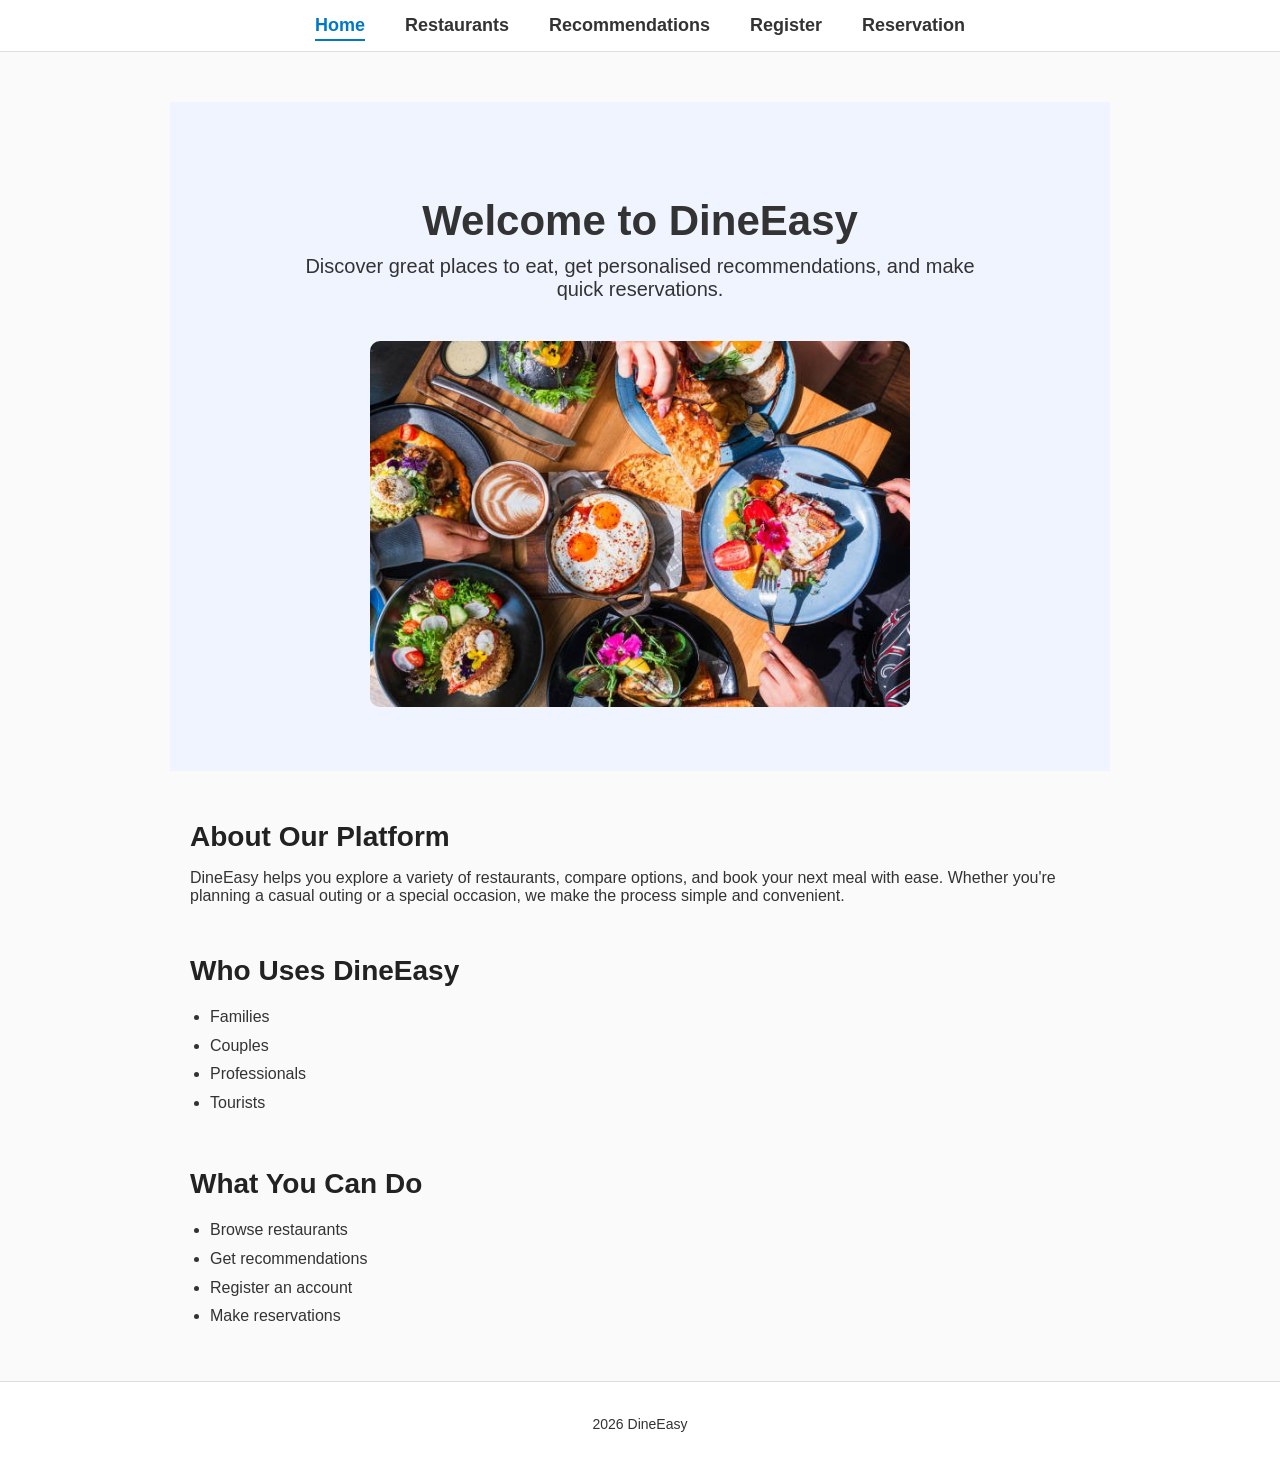
<file: wd_assign2/index.html>
<!DOCTYPE html>
<html lang="en">
<head>
<meta charset="utf-8" />	
<meta name="description" content="Web development" />
<meta name="keywords" content="Assignment 2" />
<meta name="author" content="Diyana" />

	<!-- link to css -->
<link href="css/style.css" rel="stylesheet" type="text/css"/>
	<!-- link to js -->
<script src="js/script.js"></script>

<title>DineEasy</title>
</head>

<body>
<header>
<nav>
<ul>
<li><a href="index.html" class="active">Home</a></li>
<li><a href="restaurants.html">Restaurants</a></li>
<li><a href="recommend.html">Recommendations</a></li>
<li><a href="register.html">Register</a></li>
<li><a href="reservation.html">Reservation</a></li>
</ul>
</nav>
</header>

    <section class="hero">
        <h1>Welcome to DineEasy</h1>
        <p>Discover great places to eat, get personalised recommendations, and make quick reservations.</p>

        <img src="images/image1.jpg" alt="Restaurant interior with warm lighting" class="hero-img">
    </section>

    <section>
        <h2>About Our Platform</h2>
        <p>
            DineEasy helps you explore a variety of restaurants, compare options, and book your next meal with ease. 
            Whether you're planning a casual outing or a special occasion, we make the process simple and convenient.
        </p>
    </section>

    <section>
        <h2>Who Uses DineEasy</h2>
        <ul>
            <li>Families</li>
            <li>Couples</li>
            <li>Professionals</li>
            <li>Tourists</li>
        </ul>
    </section>

    <section>
        <h2>What You Can Do</h2>
        <ul>
            <li>Browse restaurants</li>
            <li>Get recommendations</li>
            <li>Register an account</li>
            <li>Make reservations</li>
        </ul>
    </section>

    <footer>
        <p>2026 DineEasy</p>
    </footer>
</body>
</html>
</file>
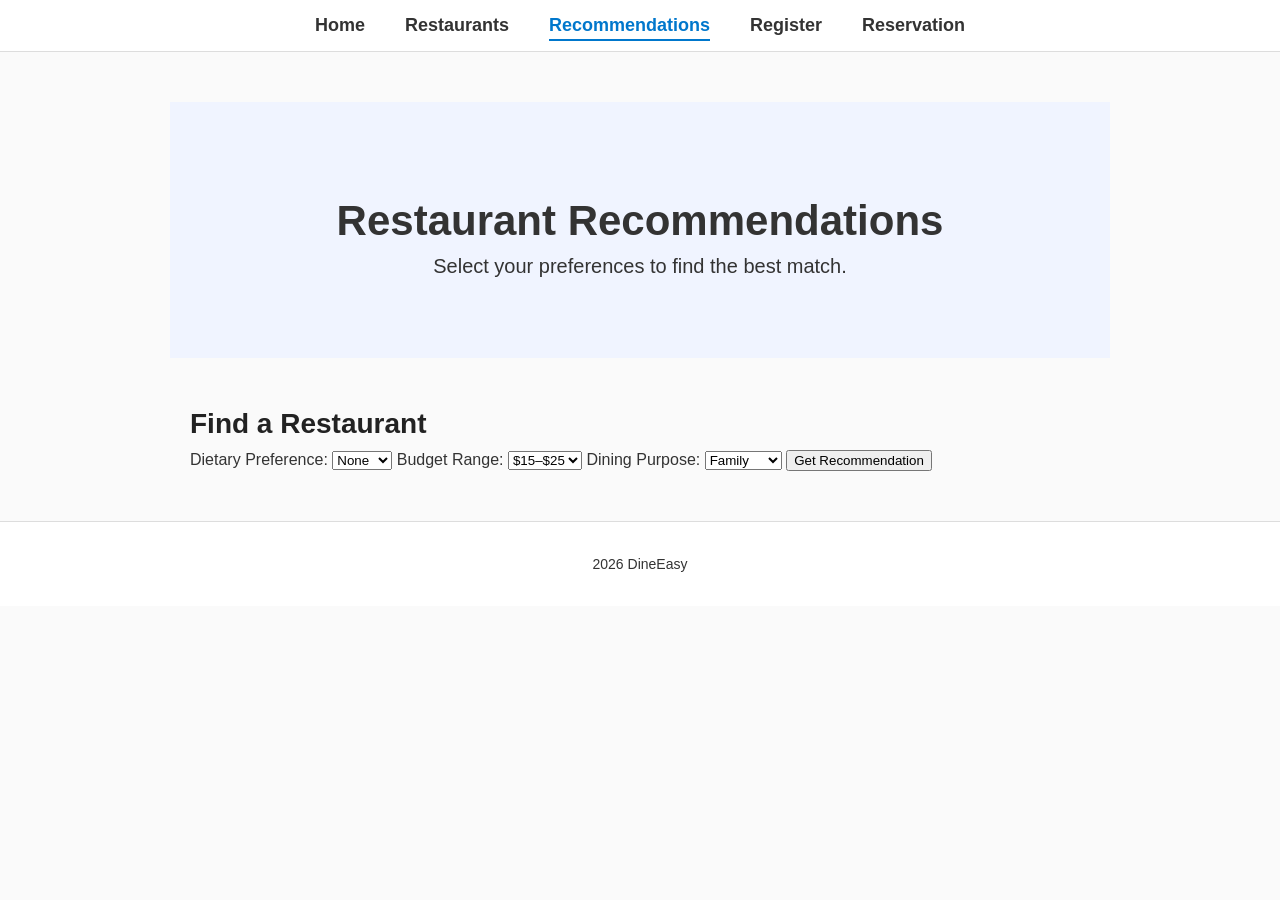
<file: wd_assign2/recommend.html>
<!DOCTYPE html>
<html lang="en">
<head>
<meta charset="utf-8" />	
<meta name="description" content="Web development" />
<meta name="keywords" content="Assignment 2" />
<meta name="author" content="Diyana" />

	<!-- link to css -->
<link href="css/style.css" rel="stylesheet" type="text/css"/>


<title>DineEasy</title>
</head>

<body>
<header>
<nav>
<ul>
<li><a href="index.html">Home</a></li>
<li><a href="restaurants.html">Restaurants</a></li>
<li><a href="recommend.html" class="active">Recommendations</a></li>
<li><a href="register.html">Register</a></li>
<li><a href="reservation.html">Reservation</a></li>
</ul>
</nav>
</header>

<section class="hero">
<h1>Restaurant Recommendations</h1>
<p>Select your preferences to find the best match.</p>
</section>

<section class="recommend-form">
    <h2>Find a Restaurant</h2>

    <label for="diet">Dietary Preference:</label>
    <select id="diet">
        <option value="none">None</option>
        <option value="vegan">Vegan</option>
        <option value="halal">Halal</option>
    </select>

    <label for="budget">Budget Range:</label>
    <select id="budget">
        <option value="low">$15–$25</option>
        <option value="medium">$25–$40</option>
        <option value="high">$40+</option>
    </select>

    <label for="purpose">Dining Purpose:</label>
    <select id="purpose">
        <option value="family">Family</option>
        <option value="date">Date</option>
        <option value="business">Business</option>
    </select>

    <button id="recommendBtn">Get Recommendation</button>
</section>

<section id="results"></section>  <!-- id for js -->
	<!-- link to js -->
<script src="js/script.js"> </script>

<footer>
<p>2026 DineEasy</p>
</footer>
</body>
</html>
</file>
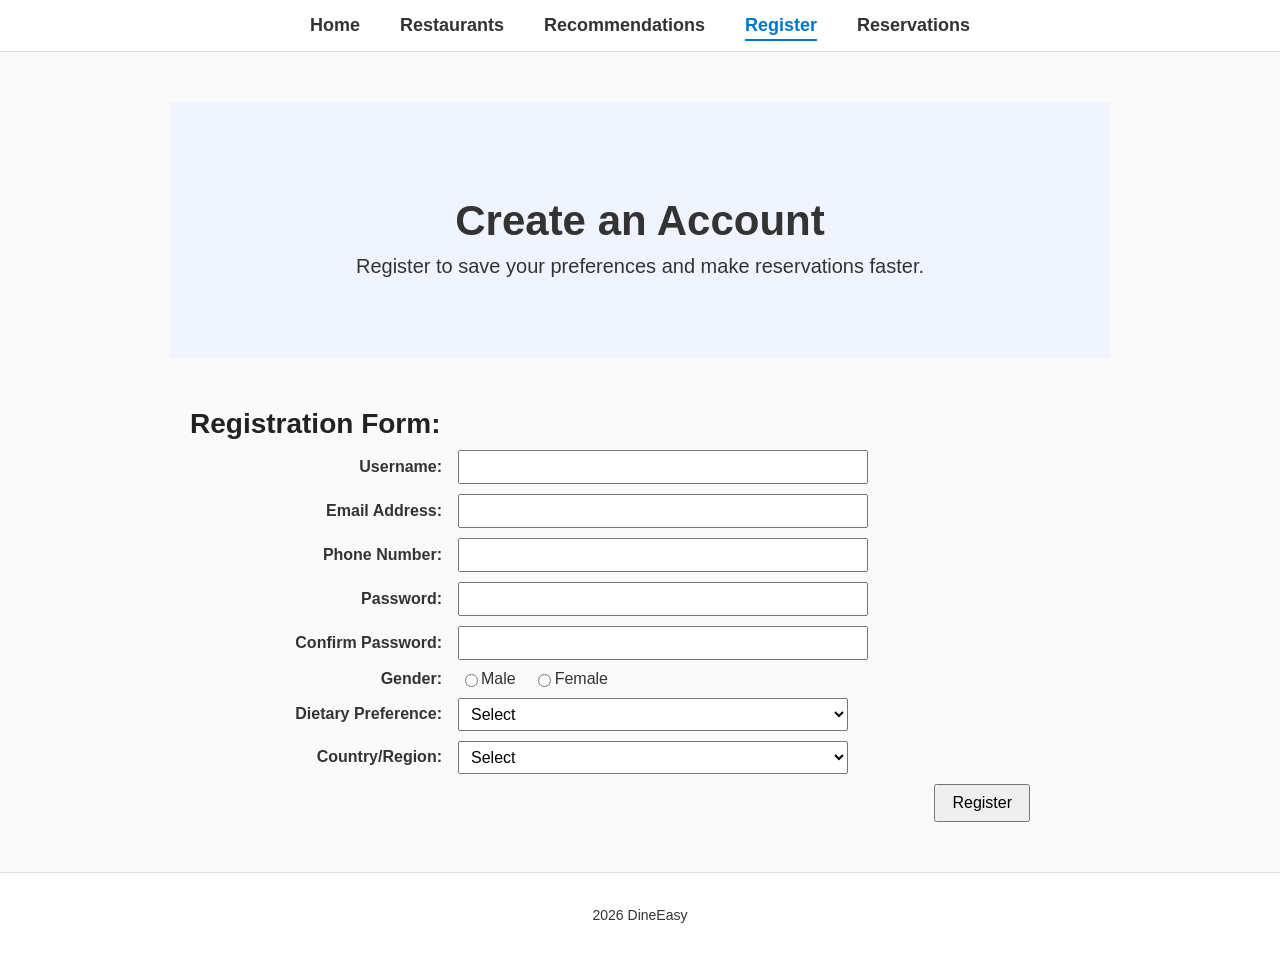
<file: wd_assign2/register.html>
<!DOCTYPE html>
<html lang="en">
<head>
<meta charset="utf-8" />	
<meta name="description" content="Web development" />
<meta name="keywords" content="Assignment 2" />
<meta name="author" content="Diyana" />

	<!-- link to css -->
<link href="css/style.css" rel="stylesheet" type="text/css"/>
	<!-- (2) -->

	<!-- link to js -->
<script src="js/register.js"></script>

<title>DineEasy</title>
</head>

<body>
<header>
<nav>
<ul>
<li><a href="index.html">Home</a></li>
<li><a href="restaurants.html">Restaurants</a></li>
<li><a href="recommend.html">Recommendations</a></li>
<li><a href="register.html"  class="active">Register</a></li>
<li><a href="reservation.html">Reservations</a></li>
</ul>
</nav>
</header>

<section class="hero">
    <h1>Create an Account</h1>
    <p>Register to save your preferences and make reservations faster.</p>
</section>

<section class="register-form">
    <h2>Registration Form:</h2>

    <form id="regForm">

        <!-- username -->
        <div class="textinput">
            <label for="username">Username:</label>
            <input type="text" id="username" />
        </div>

        <!-- email -->
        <div class="textinput">
            <label for="email">Email Address:</label>
            <input type="text" id="email" />
        </div>

        <!-- phone -->
        <div class="textinput">
            <label for="phone">Phone Number:</label>
            <input type="text" id="phone" />
        </div>

        <!-- password -->
        <div class="textinput">
            <label for="password">Password:</label>
            <input type="password" id="password" />
        </div>

        <!-- confirm password -->
        <div class="textinput">
            <label for="confirmPassword">Confirm Password:</label>
            <input type="password" id="confirmPassword" />
        </div>

        <!-- gender -->
        <div class="radioinput">
            <span class="radioLabel">Gender:</span>

            <input type="radio" id="genderM" name="gender" value="M" />
            <label for="genderM">Male</label>

            <input type="radio" id="genderF" name="gender" value="F" />
            <label for="genderF">Female</label>
        </div>

        <!-- dietary preferences -->
        <div class="textinput">
            <label for="diet">Dietary Preference:</label>
            <select id="diet">
                <option value="none">Select</option>
                <option value="noneDiet">None</option>
                <option value="vegan">Vegan</option>
                <option value="halal">Halal</option>
                <option value="vegetarian">Vegetarian</option>
            </select>
        </div>

        <!-- country -->
        <div class="textinput">
            <label for="country">Country/Region:</label>
            <select id="country">
                <option value="none">Select</option>
                <option value="australia">Australia</option>
                <option value="malaysia">Malaysia</option>
                <option value="singapore">Singapore</option>
                <option value="india">India</option>
            </select>
        </div>

        <!-- submit button -->
        <div class="buttoninput">
            <input type="submit" value="Register" />
        </div>

    </form>
</section>

<footer>
<p>2026 DineEasy</p>
</footer>
</body>
</html>
</file>
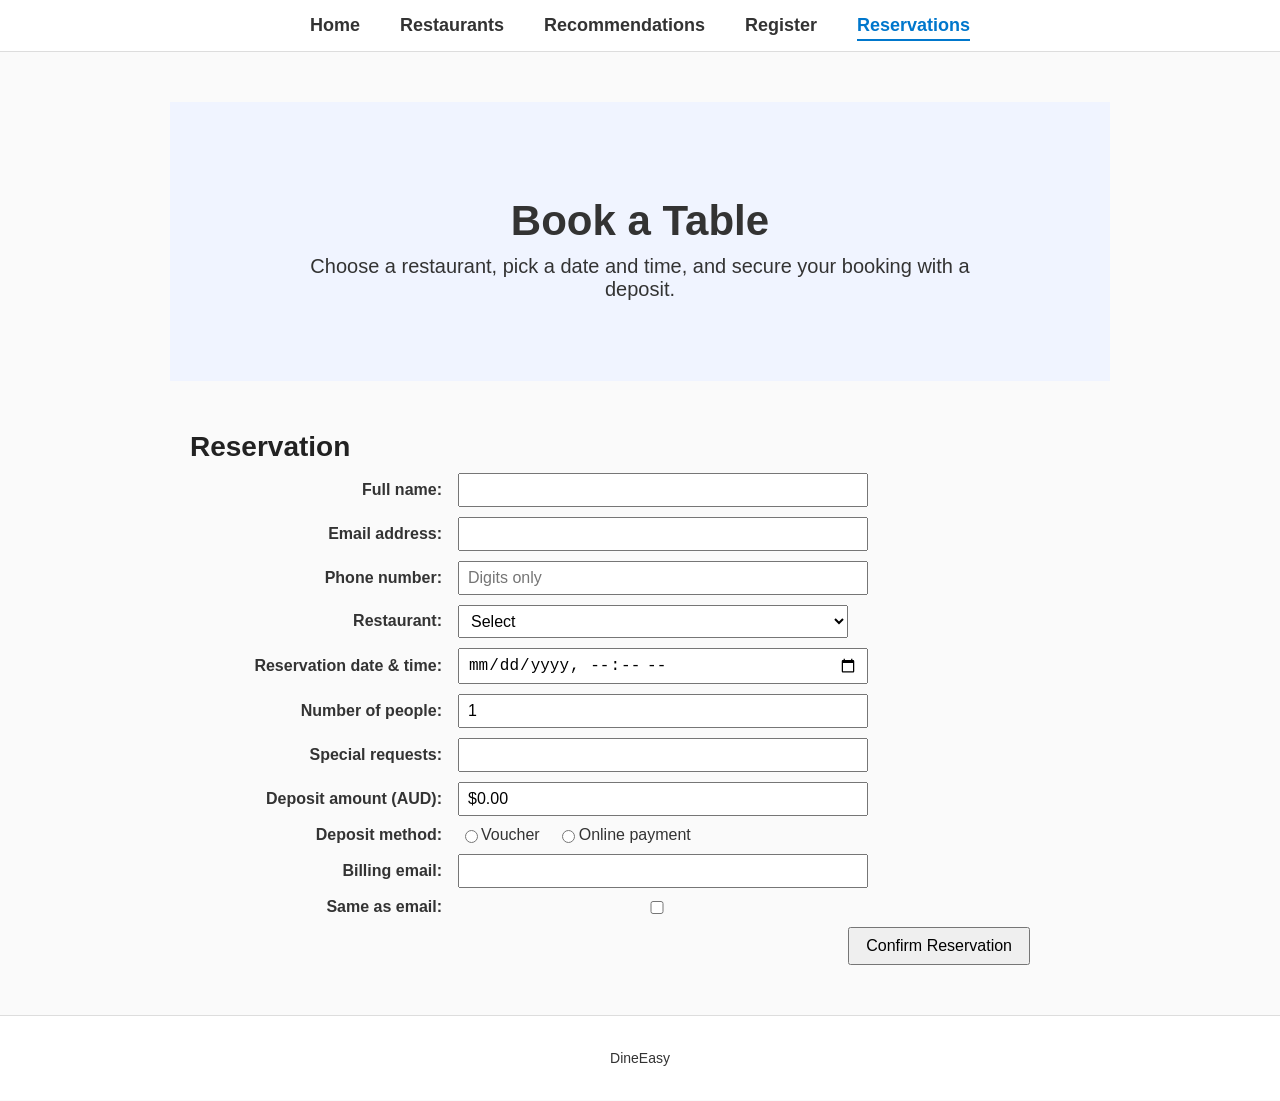
<file: wd_assign2/reservation.html>
<!DOCTYPE html>
<html lang="en">
<head>
<meta charset="utf-8" />	
<meta name="description" content="Web development" />
<meta name="keywords" content="Assignment 2" />
<meta name="author" content="Diyana" />

	<!-- link to css -->
<link href="css/style.css" rel="stylesheet" type="text/css"/>
	<!-- link to js -->
<script src="js/reservation.js"></script>

<title>DineEasy</title>
</head>

<body>
<header>
<nav>
<ul>
<li><a href="index.html">Home</a></li>
<li><a href="restaurants.html">Restaurants</a></li>
<li><a href="recommend.html">Recommendations</a></li>
<li><a href="register.html" >Register</a></li>
<li><a href="reservation.html" class="active">Reservations</a></li>
</ul>
</nav>
</header>

<main>
    <section class="hero">
        <h1>Book a Table</h1>
        <p>Choose a restaurant, pick a date and time, and secure your booking with a deposit.</p>
    </section>

    <section class="reservation-form">
        <h2>Reservation</h2>

        <form id="reservationForm" method="post" action="http://mercury.swin.edu.au/it000000/cos10005/regtest.php">

            <!-- Full name -->
            <div class="textinput">
                <label for="fullName">Full name:</label>
                <input type="text" id="fullName" name="fullName" />
            </div>

            <!-- Email -->
            <div class="textinput">
                <label for="email">Email address:</label>
                <input type="email" id="email" name="email" />
            </div>

            <!-- Phone -->
            <div class="textinput">
                <label for="phone">Phone number:</label>
                <input type="text" id="phone" name="phone" placeholder="Digits only" />
            </div>

            <!-- Restaurant selection (data-deposit holds deposit amount in AUD) -->
            <div class="textinput">
                <label for="restaurant">Restaurant:</label>
                <select id="restaurant" name="restaurant">
                    <option value="">Select</option>
                    <option value="dragon-wok" data-deposit="20">Dragon Wok (Deposit $20)</option>
                    <option value="golden-saffron-house" data-deposit="15">Golden Saffron House (Deposit $15)</option>
                    <option value="marinara-co" data-deposit="25">Marinara & Co. (Deposit $25)</option>
                    <option value="k-grill" data-deposit="30">K‑Grill (Deposit $30)</option>
                    <option value="luna-lucha-cantina" data-deposit="10">Luna Lucha Cantina (Deposit $10)</option>
                    <option value="nile-stone" data-deposit="20">Nile &a Stone (Deposit $20)</option>
                </select>
            </div>

            <!-- Reservation date and time -->
            <div class="textinput">
                <label for="resDateTime">Reservation date & time:</label>   

                <input type="datetime-local" id="resDateTime" name="resDateTime" />   <!--creates date calender-->
            </div>

            <!-- Number of people -->
            <div class="textinput">
                <label for="people">Number of people:</label>
                <input type="number" id="people" name="people" min="1" value="1" />
            </div>

            <!-- Special requests -->
            <div class="textinput">
                <label for="requests">Special requests:</label>
                <input type="text" id="requests" name="requests" />
            </div>

            <!-- Deposit amount (read-only, updated dynamically) -->
            <div class="textinput">
                <label for="deposit">Deposit amount (AUD):</label>
                <input type="text" id="deposit" name="deposit" readonly value="$0.00" />
            </div>

            <!-- Deposit method -->
            <div class="radioinput">
                <span class="radioLabel">Deposit method:</span>

                <input type="radio" id="methodVoucher" name="depositMethod" value="voucher" />
                <label for="methodVoucher">Voucher</label>

                <input type="radio" id="methodOnline" name="depositMethod" value="online" />
                <label for="methodOnline">Online payment</label>
            </div>

            <!-- Voucher code (shown only when Voucher selected) -->
            <div class="textinput" id="voucherRow" style="display:none;">
                <label for="voucherCode">Voucher code:</label>
                <input type="text" id="voucherCode" name="voucherCode" placeholder="12-digit code (optional)" />
            </div>

            <!-- Online payment fields (shown only when Online selected) -->
            <div id="onlinePaymentFields" style="display:none;">
                <div class="textinput">
                    <label for="cardType">Card type:</label>
                    <select id="cardType" name="cardType">
                        <option value="">Select</option>
                        <option value="visa">Visa</option>
                        <option value="mastercard">MasterCard</option>
                        <option value="amex">Amex</option>
                    </select>
                </div>

                <div class="textinput">
                    <label for="cardNumber">Card number:</label>
                    <input type="text" id="cardNumber" name="cardNumber" placeholder="Digits only" />
                </div>
            </div>

            <!-- Billing email with same-as-email option -->
            <div class="textinput">
                <label for="billingEmail">Billing email:</label>
                <input type="email" id="billingEmail" name="billingEmail" />
            </div>

            <div class="textinput">
                <label for="sameAsEmail">Same as email:</label>
                <input type="checkbox" id="sameAsEmail" />
            </div>

            <!-- Submit -->
            <div class="buttoninput">
                <input type="submit" value="Confirm Reservation" />
            </div>

        </form>
    </section>
</main>

<footer>
<p>DineEasy</p>
</footer>
</body>
</html>
</file>
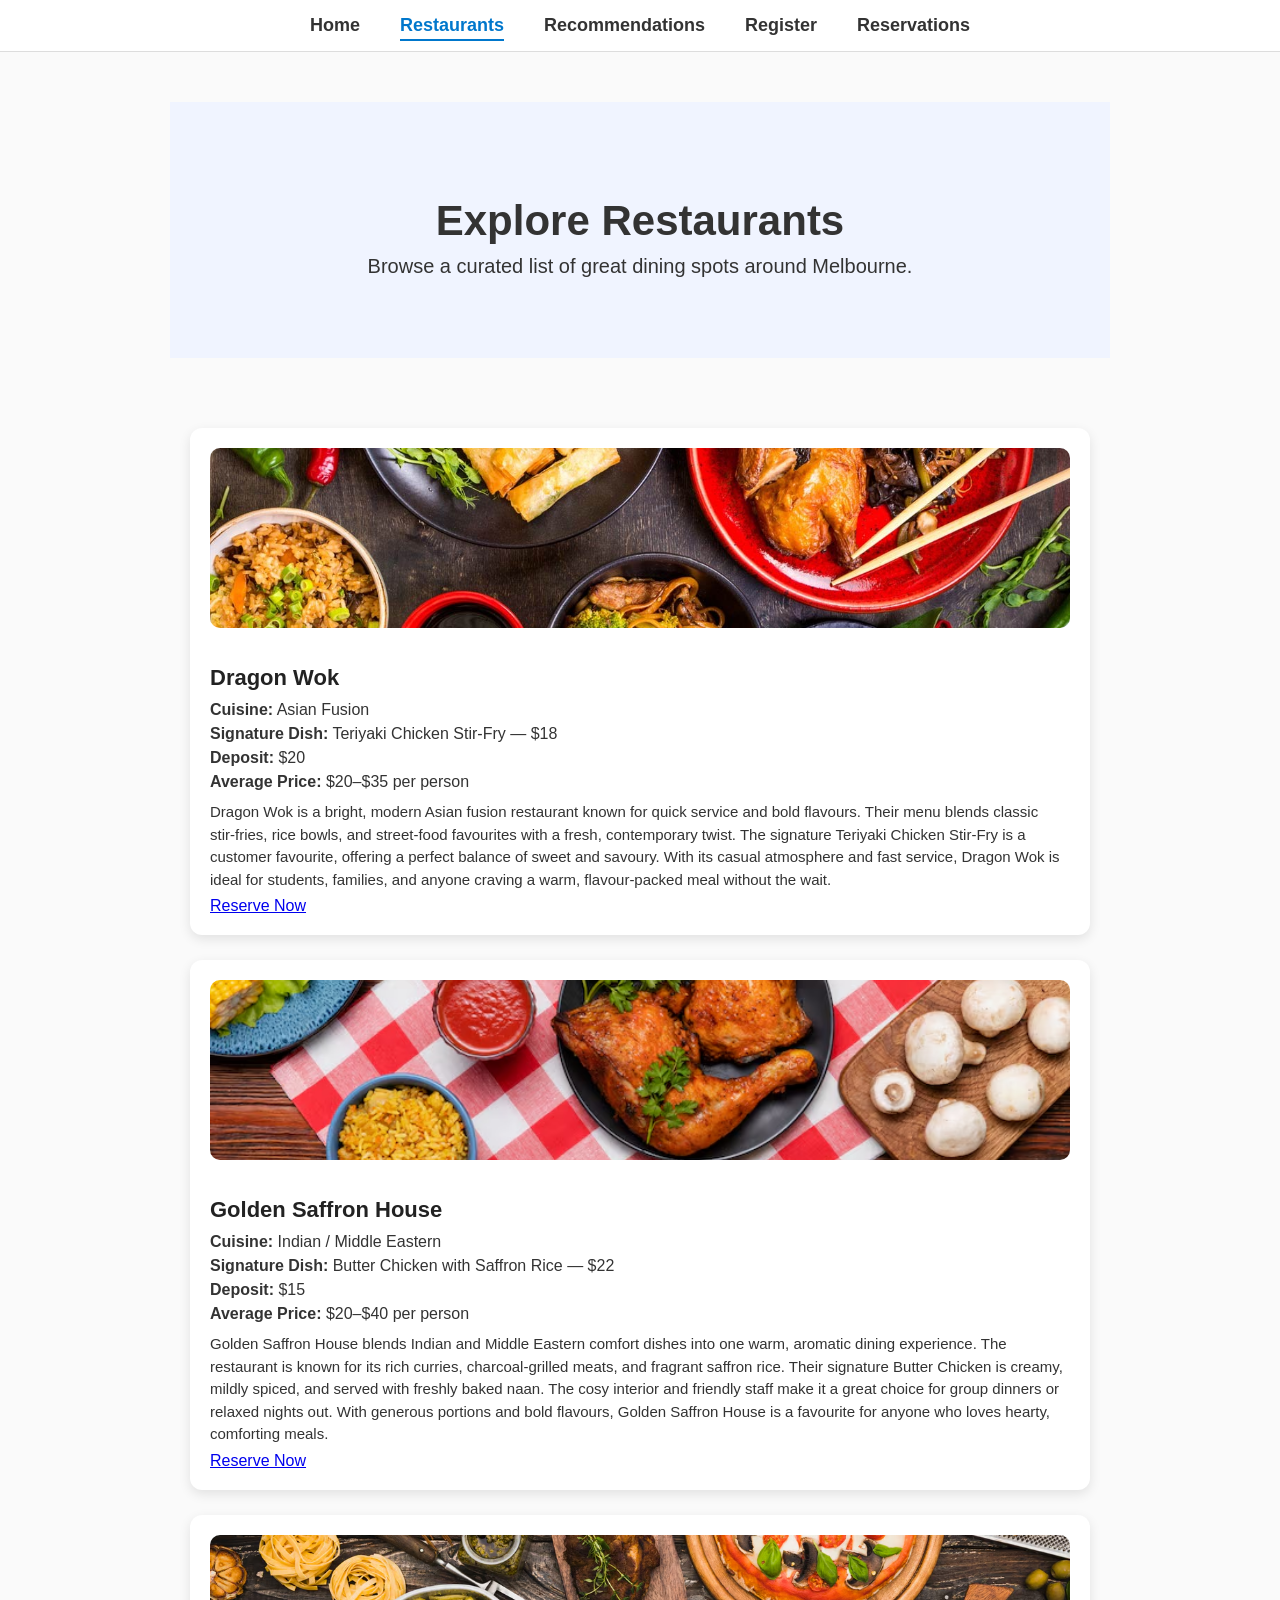
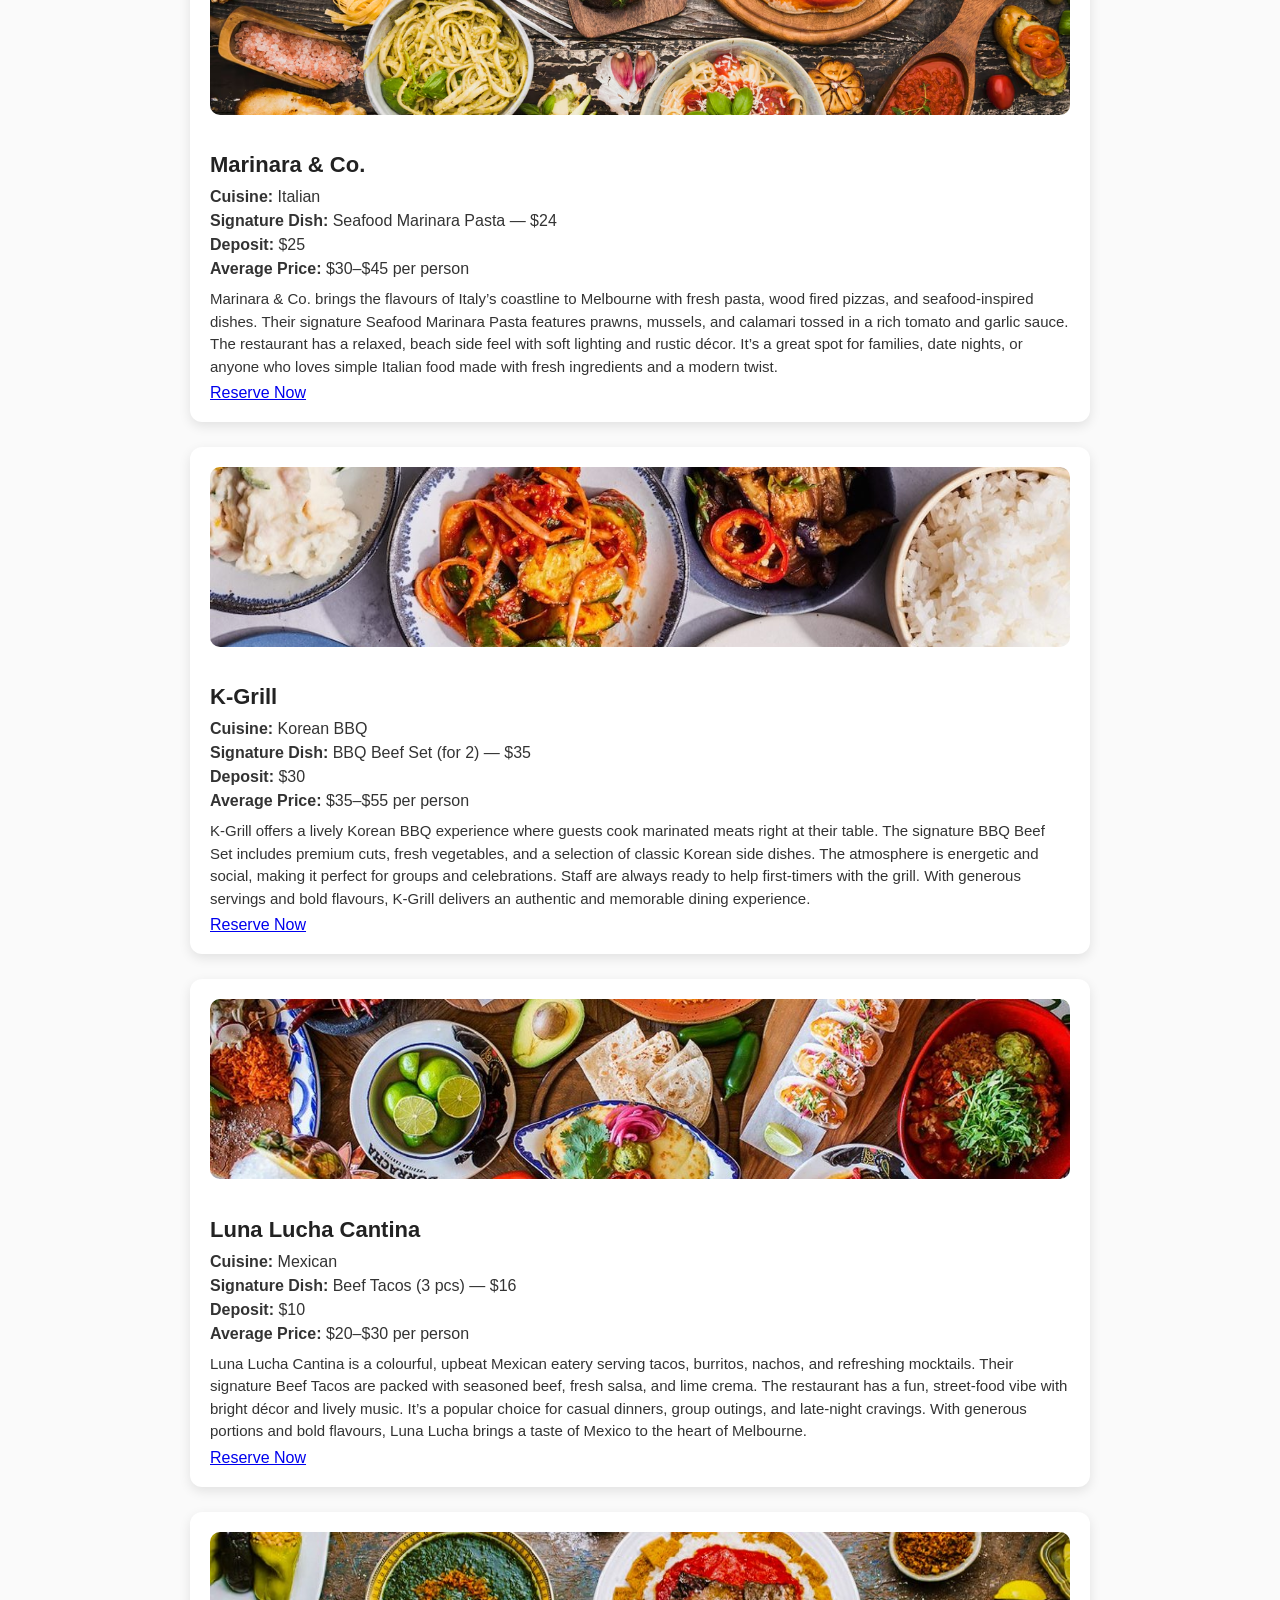
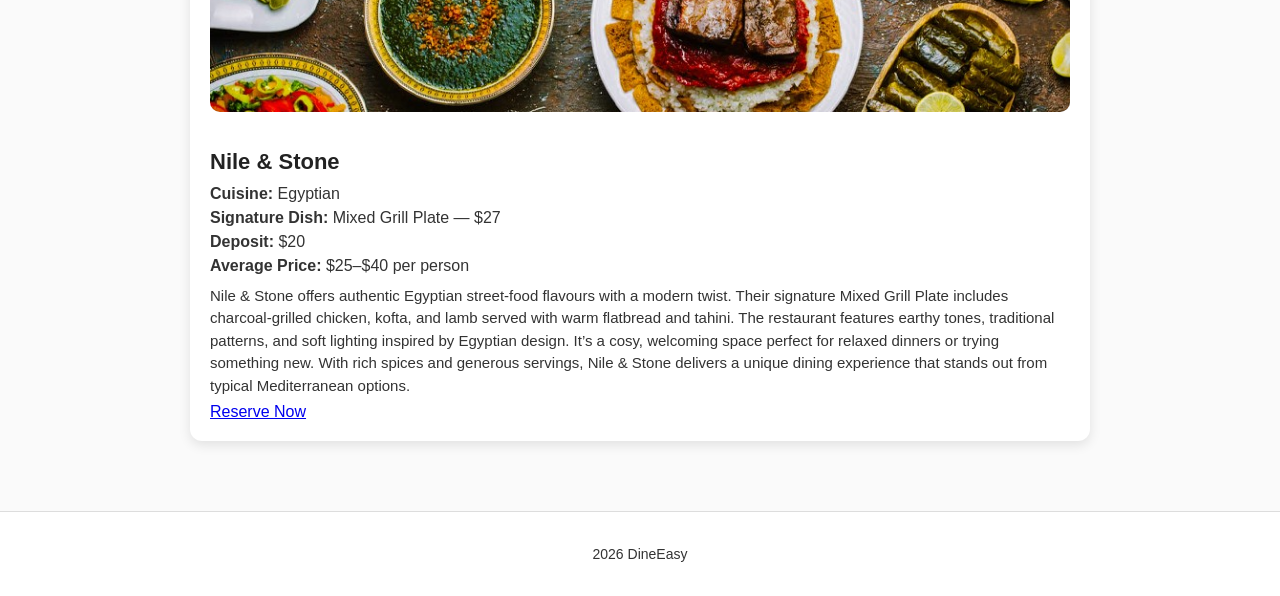
<file: wd_assign2/restaurants.html>
<!DOCTYPE html>
<html lang="en">
<head>
<meta charset="utf-8" />	
<meta name="description" content="Web development" />
<meta name="keywords" content="Assignment 2" />
<meta name="author" content="Diyana" />

	<!-- link to css -->
<link href="css/style.css" rel="stylesheet" type="text/css"/>
	<!-- link to js -->
<script src="js/script.js"> </script>

<title>DineEasy</title>
</head>

<body>
<header>
<nav>
<ul>
<li><a href="index.html">Home</a></li>
<li><a href="restaurants.html" class="active">Restaurants</a></li>
<li><a href="recommend.html">Recommendations</a></li>
<li><a href="register.html">Register</a></li>
<li><a href="reservation.html">Reservations</a></li>
</ul>
</nav>
</header>

<section class="hero">
<h1>Explore Restaurants</h1>
<p>Browse a curated list of great dining spots around Melbourne.</p>
</section>

<section class="restaurant-list">

<div class="restaurant-card">
<img src="images/image4.jpg" alt="Restaurant 1">
<h2>Dragon Wok</h2>
<p><strong>Cuisine:</strong> Asian Fusion</p>
<p><strong>Signature Dish:</strong> Teriyaki Chicken Stir-Fry — $18</p>
<p><strong>Deposit:</strong> $20</p>
<p><strong>Average Price:</strong> $20–$35 per person</p>
<p class="description">
Dragon Wok is a bright, modern Asian fusion restaurant known for quick service and bold flavours. Their menu blends classic stir‑fries, rice bowls, and street‑food favourites with a fresh, contemporary twist. The signature Teriyaki Chicken Stir‑Fry is a customer favourite, offering a perfect balance of sweet and savoury. With its casual atmosphere and fast service, Dragon Wok is ideal for students, families, and anyone craving a warm, flavour‑packed meal without the wait.
</p>
<a href="reservation.html?restaurant=dragon-wok">Reserve Now</a>
</div>

<div class="restaurant-card">
<img src="images/image2.avif" alt="Restaurant 2">
<h2>Golden Saffron House</h2>
<p><strong>Cuisine:</strong> Indian / Middle Eastern</p>
<p><strong>Signature Dish:</strong> Butter Chicken with Saffron Rice — $22</p>
<p><strong>Deposit:</strong> $15</p>
<p><strong>Average Price:</strong> $20–$40 per person</p>
<p class="description">
Golden Saffron House blends Indian and Middle Eastern comfort dishes into one warm, aromatic dining experience. The restaurant is known for its rich curries, charcoal‑grilled meats, and fragrant saffron rice. Their signature Butter Chicken is creamy, mildly spiced, and served with freshly baked naan. The cosy interior and friendly staff make it a great choice for group dinners or relaxed nights out. With generous portions and bold flavours, Golden Saffron House is a favourite for anyone who loves hearty, comforting meals.
</p>
<a href="reservation.html?restaurant=golden-saffron-house">Reserve Now</a>
</div>

<div class="restaurant-card">
<img src="images/image3.avif" alt="Restaurant 3">
<h2>Marinara & Co.</h2>
<p><strong>Cuisine:</strong> Italian</p>
<p><strong>Signature Dish:</strong> Seafood Marinara Pasta — $24</p>
<p><strong>Deposit:</strong> $25</p>
<p><strong>Average Price:</strong> $30–$45 per person</p>
<p class="description">
Marinara & Co. brings the flavours of Italy’s coastline to Melbourne with fresh pasta, wood fired pizzas, and seafood‑inspired dishes. Their signature Seafood Marinara Pasta features prawns, mussels, and calamari tossed in a rich tomato and garlic sauce. The restaurant has a relaxed, beach side feel with soft lighting and rustic décor. It’s a great spot for families, date nights, or anyone who loves simple Italian food made with fresh ingredients and a modern twist.
</p>
<a href="reservation.html?restaurant=marinara-co">Reserve Now</a>
</div>

<div class="restaurant-card">
<img src="images/image5.jpg" alt="Restaurant 4">
<h2>K-Grill</h2>
 <p><strong>Cuisine:</strong> Korean BBQ</p>
<p><strong>Signature Dish:</strong> BBQ Beef Set (for 2) — $35</p>
<p><strong>Deposit:</strong> $30</p>
<p><strong>Average Price:</strong> $35–$55 per person</p>
<p class="description">
K‑Grill offers a lively Korean BBQ experience where guests cook marinated meats right at their table. The signature BBQ Beef Set includes premium cuts, fresh vegetables, and a selection of classic Korean side dishes. The atmosphere is energetic and social, making it perfect for groups and celebrations. Staff are always ready to help first‑timers with the grill. With generous servings and bold flavours, K‑Grill delivers an authentic and memorable dining experience.
</p>
<a href="reservation.html?restaurant=k-grill">Reserve Now</a>
</div>

<div class="restaurant-card">
<img src="images/image6.jpg" alt="Restaurant 5">
<h2>Luna Lucha Cantina</h2>
<p><strong>Cuisine:</strong> Mexican</p>
<p><strong>Signature Dish:</strong> Beef Tacos (3 pcs) — $16</p>
<p><strong>Deposit:</strong> $10</p>
<p><strong>Average Price:</strong> $20–$30 per person</p>
<p class="description">
Luna Lucha Cantina is a colourful, upbeat Mexican eatery serving tacos, burritos, nachos, and refreshing mocktails. Their signature Beef Tacos are packed with seasoned beef, fresh salsa, and lime crema. The restaurant has a fun, street‑food vibe with bright décor and lively music. It’s a popular choice for casual dinners, group outings, and late‑night cravings. With generous portions and bold flavours, Luna Lucha brings a taste of Mexico to the heart of Melbourne.
</p>
<a href="reservation.html?restaurant=luna-lucha-cantina">Reserve Now</a>
</div>

<div class="restaurant-card">
<img src="images/image7.jpg" alt="Restaurant 6">
<h2>Nile & Stone</h2>
<p><strong>Cuisine:</strong> Egyptian</p>
<p><strong>Signature Dish:</strong> Mixed Grill Plate — $27</p>
<p><strong>Deposit:</strong> $20</p>
<p><strong>Average Price:</strong> $25–$40 per person</p>
<p class="description">
Nile & Stone offers authentic Egyptian street‑food flavours with a modern twist. Their signature Mixed Grill Plate includes charcoal‑grilled chicken, kofta, and lamb served with warm flatbread and tahini. The restaurant features earthy tones, traditional patterns, and soft lighting inspired by Egyptian design. It’s a cosy, welcoming space perfect for relaxed dinners or trying something new. With rich spices and generous servings, Nile & Stone delivers a unique dining experience that stands out from typical Mediterranean options.
</p>
<a href="reservation.html?restaurant=nile-stone">Reserve Now</a>
</div>

</section>

<footer>
<p>2026 DineEasy</p>
</footer>
</body>
</html>
</file>
<file: wd_assign2/css/style.css>
/* DESKTOP CSS */
body {
    font-family: Arial, sans-serif;   /* default font */
    margin: 0;
    padding: 0;
    background: #fafafa;
    color: #333;
}

header {                     /* for navigation bar */
    background: #ffffff;
    border-bottom: 1px solid #ddd;
    padding: 15px 0;
}

nav ul {
    list-style: none;       /* remove bullet points */
    display: flex;         /*  turns the list into a horizontal row */
    justify-content: center;
    gap: 40px;         /* space between the menu items */
    padding: 0;
    margin: 0;
}

nav a {     /* remove underline for link + font design */       
    text-decoration: none;
    color: #333;
    font-weight: 600;
    font-size: 18px;
}

nav a.active {         /* highlights current page link w blue underline */
    color: #0077cc;
    border-bottom: 2px solid #0077cc;
    padding-bottom: 4px;
}

.hero {      /* centrers title content + spacing + bg */
    text-align: center;
    padding: 60px 20px;
    background: #f0f4ff;
}

.hero h1 {      /* for title text */
    font-size: 42px;
    margin-bottom: 10px;
}

.hero p {
    font-size: 20px;
    max-width: 700px;
    margin: 0 auto 20px;    /* centers w 'auto' margin */
}

.hero-img {          /* image layout for restaurant page */
    width: 60%;
    max-width: 700px;
    border-radius: 10px;
    margin-top: 20px;
}

section {         /* centres page content */
    max-width: 900px;
    margin: 50px auto;
    padding: 0 20px;     /* spacing */
}

section h2 {
    font-size: 28px;
    margin-bottom: 10px;
    color: #222;
}

section ul {
    padding-left: 20px;
    line-height: 1.8;
}

footer {
    text-align: center;
    padding: 20px;
    margin-top: 40px;
    background: #ffffff;
    border-top: 1px solid #ddd;
    font-size: 14px;
}




/* MOBILE CSS */
@media screen and (max-width: 767px) {

    body {
        padding: 10px;
        font-size: 16px;
    }

    nav ul {
        flex-direction: column;     /* controls the direction - stacks items vertically */
        gap: 10px;
        text-align: center;
    }

    .hero {
        padding: 30px 10px;
    }

    .hero h1 {
        font-size: 28px;
    }

    .hero p {
        font-size: 16px;
    }

    .hero-img {
        width: 100%;
        border-radius: 8px;
    }

    /* Restaurant cards */
    .restaurant-list {
        grid-template-columns: 1fr;
        padding: 10px;
    }

    .restaurant-card {
        padding: 15px;
    }

    /* Recommendation cards */
    .recommend-card {
        padding: 15px;
        margin: 0 5px;
    }

    /* Forms */
    .register-form form,
    .reservation-form form {
        width: 100%;
        padding: 10px;
    }

    .textinput,
    .radioinput {
        flex-direction: column;
        align-items: flex-start;
    }

    .textinput label,
    .radioinput label {
        width: 100%;
        text-align: left;
        margin-bottom: 5px;
    }

    .textinput input,
    .textinput select {
        width: 100%;
    }

    .buttoninput {
        text-align: center;
    }
}




/* TABLET CSS */
@media screen and (min-width: 768px) and (max-width: 1023px) {

    nav ul {
        gap: 25px;
    }

    .hero h1 {
        font-size: 36px;
    }

    .hero-img {
        width: 80%;
    }

    .restaurant-list {
        max-width: 1000px;
        grid-template-columns: repeat(2, 1fr);     /* fractional unit - automatically adjusts to screen size */
        gap: 30px;                                 /* repeat(2, 1fr) = 2 equal columns - make restaurant grid responsive and evenly spaced */
    }
}




/* -- Restaurant pg design -- */
.restaurant-list {
    display: grid;
    grid-template-columns: 1fr;   /* ONE column only */
    gap: 25px;
    padding: 20px;
}

.restaurant-card {
    background: #ffffff;
    border-radius: 12px;
    padding: 20px;
    box-shadow: 0 4px 12px rgba(0,0,0,0.1);
    transition: transform 0.2s ease, box-shadow 0.2s ease;
}

.restaurant-card:hover {        /* hover effect - detects mouse */
    transform: translateY(-5px);     /* moves the card upwards by 5 pixels */
    box-shadow: 0 6px 18px rgba(0,0,0,0.15);
}

.restaurant-card img {
    width: 100%;
    height: 180px;
    object-fit: cover;
    border-radius: 10px;
    margin-bottom: 15px;
}

.restaurant-card h2 {
    margin-bottom: 10px;
    font-size: 22px;
}

.restaurant-card p {
    margin: 6px 0;
}

.restaurant-card .description {
    margin-top: 10px;
    font-size: 15px;
    line-height: 1.5;
}




/* -- Recommend pg design -- */
.recommend-list {
    display: grid;
    grid-template-columns: 1fr;
    gap: 25px;
    padding: 20px;
}

.recommend-card {
    background: #ffffff;
    border-radius: 12px;
    padding: 20px;
    max-width: 700px;
    margin: 0 auto;
    box-shadow: 0 4px 12px rgba(0,0,0,0.1);
}

.recommend-card img {
    width: 100%;
    height: 180px;
    object-fit: cover;
    border-radius: 10px;
    margin-bottom: 15px;
}

.recommend-card h2 {
    margin-bottom: 10px;
    font-size: 22px;
}

.recommend-card p {
    margin: 6px 0;
}

.recommend-card .description {
    margin-top: 10px;
    font-size: 15px;
    line-height: 1.5;
}




/* -- Register form layout -- */
.register-form form {
    width: 50em;
    margin: 0 auto;
}


/* Text input rows */
.textinput {
    display: flex;
    align-items: center;
    margin: 10px;
}

.textinput label {
    width: 12em;
    text-align: right;
    margin-right: 1em;
}

.textinput input,
.textinput select {
    width: 50%;
}


/* Radio row */
.radioinput {
    display: flex;
    align-items: center;
    margin: 10px;
}

.radioLabel {
    width: 12em;
    text-align: right;
    margin-right: 1em;
}

.radioinput input {
    width: 2em;
}

.radioinput label {
    margin-right: 1em;
}

/* submit button */
.buttoninput {
    text-align: right;
    margin: 10px;
}

.buttoninput input {
    width: auto;
}




/* -- Reservation form layout -- */
.reservation-form form {
    width: 50em;
    margin: 0 auto 2em;
}

.textinput {
    display: flex;
    align-items: center;
    margin: 10px;
}

.textinput label {
    width: 12em;
    text-align: right;
    margin-right: 1em;
    font-weight: 600;
}

.textinput input,
.textinput select {
    width: 50%;
    padding: 6px 8px;
    font-size: 1rem;
}

.radioinput {
    display: flex;
    align-items: center;
    margin: 10px;
}

.radioLabel {
    width: 12em;
    text-align: right;
    margin-right: 1em;
    font-weight: 600;
}

.radioinput input {
    width: auto;
    margin-left: 0.5em;
    margin-right: 0.25em;
}

.radioinput label {
    margin-right: 1em;
}

.buttoninput {
    text-align: right;
    margin: 10px;
}

.buttoninput input {
    padding: 8px 16px;
    font-size: 1rem;
}
</file>
